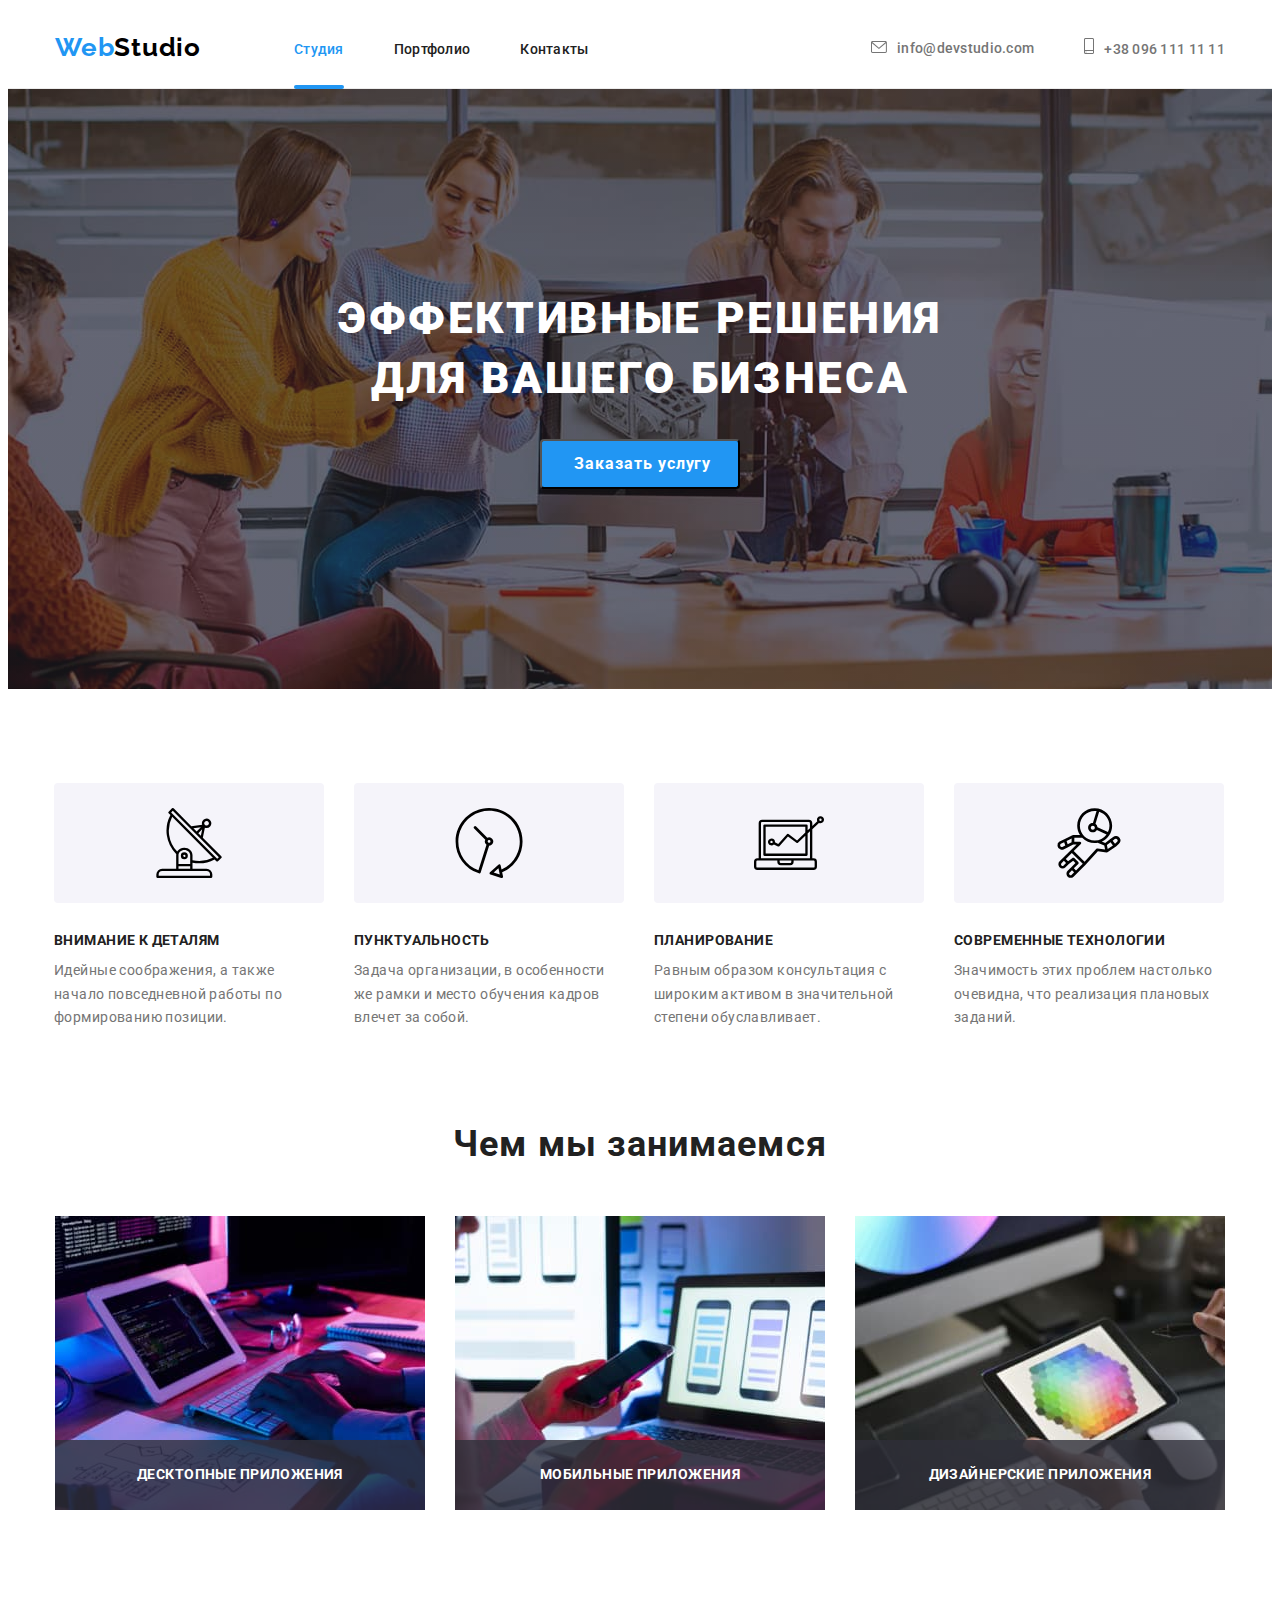
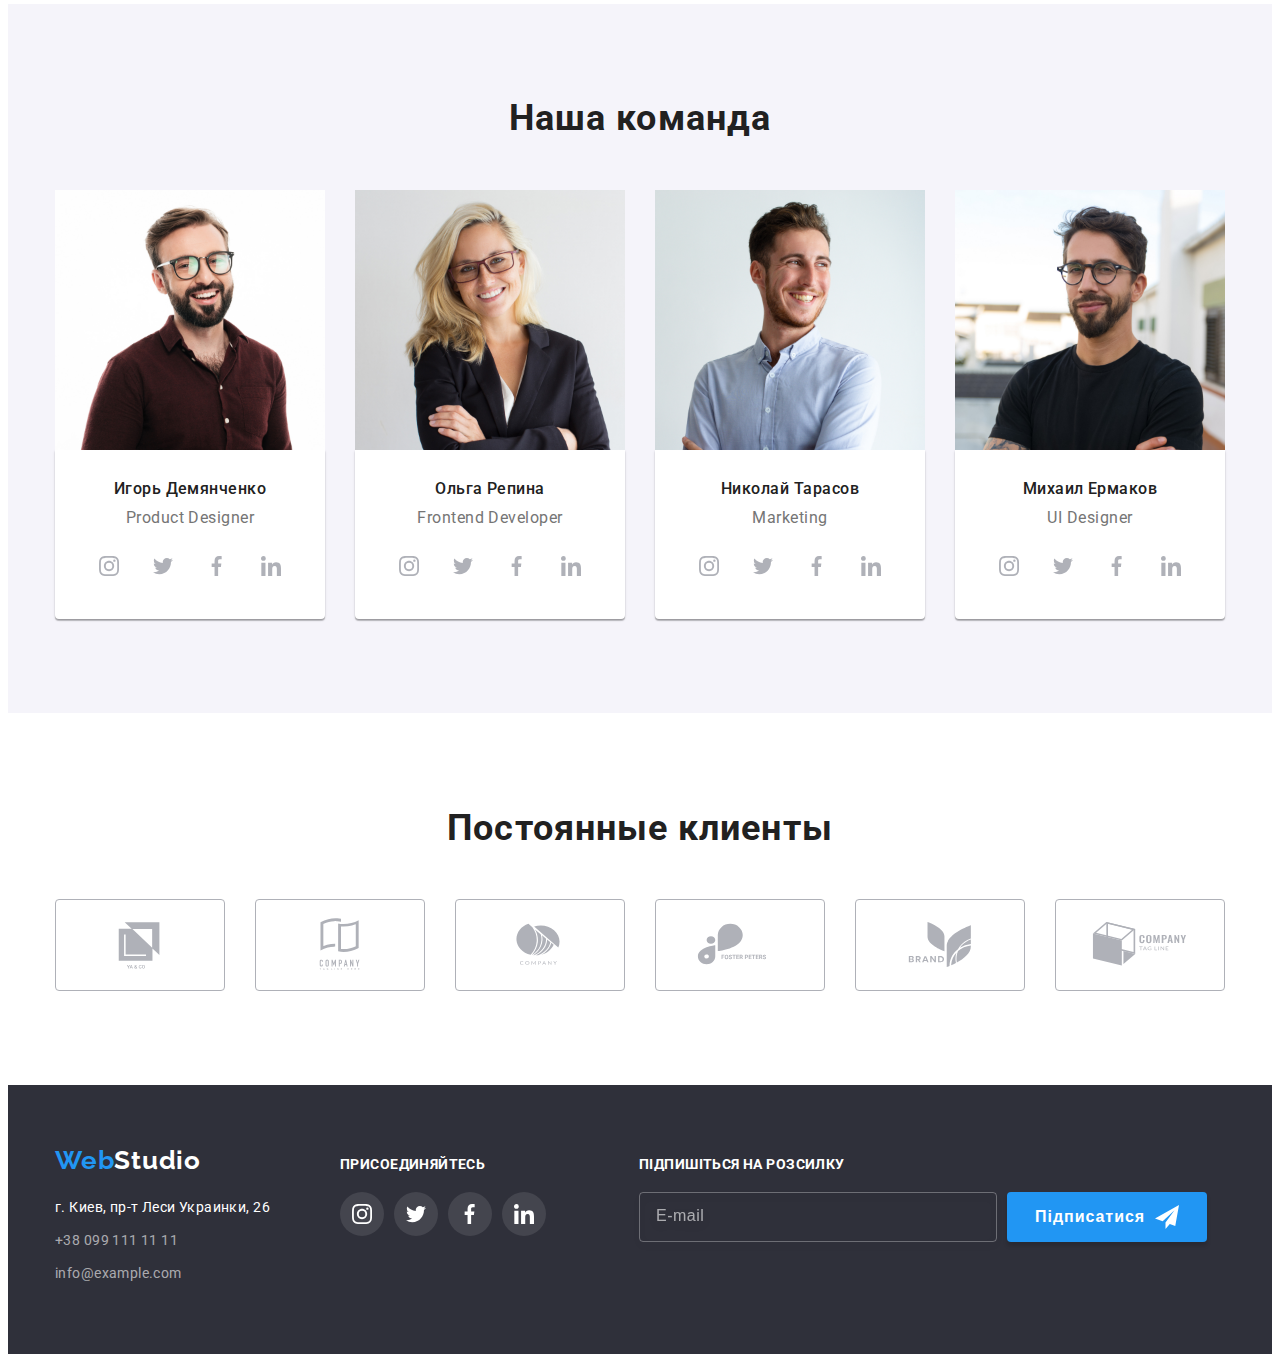
<file: index.html>
<!DOCTYPE html>
<html lang="ru">
    <head>
        <meta charset="UTF-8" />
        <meta http-equiv="X-UA-Compatible" content="IE=edge" />
        <meta name="viewport" content="width=device-width, initial-scale=1.0" />
        <title>Студия</title>
        <link
            rel="stylesheet"
            href="https://cdnjs.cloudflare.com/ajax/libs/modern-normalize/1.1.0/modern-normalize.min.css"
            integrity="sha512-wpPYUAdjBVSE4KJnH1VR1HeZfpl1ub8YT/NKx4PuQ5NmX2tKuGu6U/JRp5y+Y8XG2tV+wKQpNHVUX03MfMFn9Q=="
            crossorigin="anonymous"
            referrerpolicy="no-referrer"
        />
        <link rel="stylesheet" href="./css/styles.css" />
        <link rel="preconnect" href="https://fonts.googleapis.com" />
        <link rel="preconnect" href="https://fonts.gstatic.com" crossorigin />
        <link
            href="https://fonts.googleapis.com/css2?family=Raleway:wght@700&family=Roboto:wght@400;500;700;900&display=swap"
            rel="stylesheet"
        />
    </head>

    <body>
        <header class="header">
            <div class="container">
                <nav class="header-nav">
                    <a href="./index.html" class="logo"
                        >Web<span class="logo-span">Studio</span></a
                    >
                    <ul class="header-list">
                        <li class="header-item">
                            <a href="./index.html" class="header-link">
                                <span class="accent underline">Студия</span></a
                            >
                        </li>
                        <li class="header-item">
                            <a href="./portfolio.html" class="header-link"
                                >Портфолио</a
                            >
                        </li>
                        <li class="header-item">
                            <a href="" class="header-link">Контакты</a>
                        </li>
                    </ul>
                </nav>
                <div class="header-contact">
                    <ul class="header-contacts-list">
                        <li class="header-contacts-item">
                            <a
                                class="header-mail"
                                href="mailto:info@devstudio.com"
                            >
                                <svg
                                    class="header-contacts-icon"
                                    width="16"
                                    height="12"
                                >
                                    <use
                                        href="./images/icon.svg#icon-mail"
                                    ></use></svg
                                >info@devstudio.com</a
                            >
                        </li>
                        <li class="header-contacts-item">
                            <a class="header-tel" href="tel:+380961111111">
                                <svg
                                    class="header-contacts-icon"
                                    width="10"
                                    height="16"
                                >
                                    <use
                                        href="./images/icon.svg#icon-tel"
                                    ></use></svg
                                >+38 096 111 11 11</a
                            >
                        </li>
                    </ul>
                </div>
            </div>
        </header>
        <main>
            <section class="main section">
                <div class="container">
                    <h1 class="main-title">
                        Эффективные решения для вашего бизнеса
                    </h1>
                    <button type="button" class="main-btn" data-modal-open>
                        Заказать услугу
                    </button>
                </div>
            </section>

            <section class="hero section">
                <div class="container">
                    <h2 class="hero-article">Особености</h2>
                    <ul class="hero-list">
                        <li class="hero-item">
                            <div class="hero-icons">
                                <svg class="hero-ico" width="70" height="70">
                                    <use
                                        href="./images/icon.svg#icon-antenna"
                                    ></use>
                                </svg>
                            </div>
                            <h3 class="hero-title">Внимание к деталям</h3>
                            <p class="hero-after-title">
                                Идейные соображения, а также начало повседневной
                                работы по формированию позиции.
                            </p>
                        </li>

                        <li class="hero-item">
                            <div class="hero-icons">
                                <svg class="hero-ico" width="70" height="70">
                                    <use
                                        href="./images/icon.svg#icon-clock"
                                    ></use>
                                </svg>
                            </div>
                            <h3 class="hero-title">Пунктуальность</h3>
                            <p class="hero-after-title">
                                Задача организации, в особенности же рамки и
                                место обучения кадров влечет за собой.
                            </p>
                        </li>

                        <li class="hero-item">
                            <div class="hero-icons">
                                <svg class="hero-ico" width="70" height="70">
                                    <use href="./images/icon.svg#icon-pc"></use>
                                </svg>
                            </div>
                            <h3 class="hero-title">Планирование</h3>
                            <p class="hero-after-title">
                                Равным образом консультация с широким активом в
                                значительной степени обуславливает.
                            </p>
                        </li>

                        <li class="hero-item">
                            <div class="hero-icons">
                                <svg class="hero-ico" width="70" height="70">
                                    <use
                                        href="./images/icon.svg#icon-man"
                                    ></use>
                                </svg>
                            </div>
                            <h3 class="hero-title">Современные технологии</h3>
                            <p class="hero-after-title">
                                Значимость этих проблем настолько очевидна, что
                                реализация плановых заданий.
                            </p>
                        </li>
                    </ul>
                </div>
            </section>

            <section class="about section">
                <div class="container">
                    <h3 class="about-title">Чем мы занимаемся</h3>
                    <ul class="about-list">
                        <li class="about-item">
                            <div class="about-overlay">
                                <img
                                    src="./images/img1.jpg"
                                    alt="Компьютер"
                                    width="370"
                                    height="294"
                                />
                                <p class="about-text">Десктопные приложения</p>
                            </div>
                        </li>

                        <li class="about-item">
                            <div class="about-overlay">
                                <img
                                    src="./images/img2.jpg"
                                    alt="Человек с телефоном"
                                    width="370"
                                    height="294"
                                />
                                <p class="about-text">Мобильные приложения</p>
                            </div>
                        </li>

                        <li class="about-item">
                            <div class="about-overlay">
                                <img
                                    src="./images/img3.jpg"
                                    alt="Человек с планшетом"
                                    width="370"
                                    height="294"
                                />
                                <p class="about-text">
                                    Дизайнерские приложения
                                </p>
                            </div>
                        </li>
                    </ul>
                </div>
            </section>

            <section class="team section">
                <div class="container">
                    <h2 class="team-pre-title">Наша команда</h2>
                    <ul class="team-list">
                        <li class="team-item">
                            <img
                                src="./images/11.jpg"
                                alt="Мужчина в очках"
                                width="270"
                                height="260"
                                class="team-image"
                            />
                            <div class="borders">
                                <h3 class="team-title">Игорь Демянченко</h3>
                                <p class="team-after-title">Product Designer</p>
                                <ul class="team-soc list">
                                    <li class="team-soc-item">
                                        <a href="" class="team-soc-link link">
                                            <svg
                                                class="team-soc-icons"
                                                width="20"
                                                height="20"
                                            >
                                                <use
                                                    href="./images/icon.svg#icon-instagram"
                                                ></use>
                                            </svg>
                                        </a>
                                    </li>
                                    <li class="team-soc-item">
                                        <a href="" class="team-soc-link link">
                                            <svg
                                                class="team-soc-icons"
                                                width="20"
                                                height="20"
                                            >
                                                <use
                                                    href="./images/icon.svg#icon-twitter"
                                                ></use>
                                            </svg>
                                        </a>
                                    </li>
                                    <li class="team-soc-item">
                                        <a href="" class="team-soc-link link">
                                            <svg
                                                class="team-soc-icons"
                                                width="20"
                                                height="20"
                                            >
                                                <use
                                                    href="./images/icon.svg#icon-facebook"
                                                ></use>
                                            </svg>
                                        </a>
                                    </li>
                                    <li class="team-soc-item">
                                        <a href="" class="team-soc-link link">
                                            <svg
                                                class="team-soc-icons"
                                                width="20"
                                                height="20"
                                            >
                                                <use
                                                    href="./images/icon.svg#icon-linkedin"
                                                ></use>
                                            </svg>
                                        </a>
                                    </li>
                                </ul>
                            </div>
                        </li>

                        <li class="team-item">
                            <img
                                src="./images/22.jpg"
                                alt="Женщина в очках"
                                width="270"
                                height="260"
                                class="team-image"
                            />
                            <div class="borders">
                                <h3 class="team-title">Ольга Репина</h3>
                                <p class="team-after-title">
                                    Frontend Developer
                                </p>
                                <ul class="team-soc list">
                                    <li class="team-soc-item">
                                        <a href="" class="team-soc-link link">
                                            <svg
                                                class="team-soc-icons"
                                                width="20"
                                                height="20"
                                            >
                                                <use
                                                    href="./images/icon.svg#icon-instagram"
                                                ></use>
                                            </svg>
                                        </a>
                                    </li>
                                    <li class="team-soc-item">
                                        <a href="" class="team-soc-link link">
                                            <svg
                                                class="team-soc-icons"
                                                width="20"
                                                height="20"
                                            >
                                                <use
                                                    href="./images/icon.svg#icon-twitter"
                                                ></use>
                                            </svg>
                                        </a>
                                    </li>
                                    <li class="team-soc-item">
                                        <a href="" class="team-soc-link link">
                                            <svg
                                                class="team-soc-icons"
                                                width="20"
                                                height="20"
                                            >
                                                <use
                                                    href="./images/icon.svg#icon-facebook"
                                                ></use>
                                            </svg>
                                        </a>
                                    </li>
                                    <li class="team-soc-item">
                                        <a href="" class="team-soc-link link">
                                            <svg
                                                class="team-soc-icons"
                                                width="20"
                                                height="20"
                                            >
                                                <use
                                                    href="./images/icon.svg#icon-linkedin"
                                                ></use>
                                            </svg>
                                        </a>
                                    </li>
                                </ul>
                            </div>
                        </li>

                        <li class="team-item">
                            <img
                                src="./images/33.jpg"
                                alt="Мужчина"
                                width="270"
                                height="260"
                                class="team-image"
                            />
                            <div class="borders">
                                <h3 class="team-title">Николай Тарасов</h3>
                                <p class="team-after-title">Marketing</p>
                                <ul class="team-soc list">
                                    <li class="team-soc-item">
                                        <a href="" class="team-soc-link link">
                                            <svg
                                                class="team-soc-icons"
                                                width="20"
                                                height="20"
                                            >
                                                <use
                                                    href="./images/icon.svg#icon-instagram"
                                                ></use>
                                            </svg>
                                        </a>
                                    </li>
                                    <li class="team-soc-item">
                                        <a href="" class="team-soc-link link">
                                            <svg
                                                class="team-soc-icons"
                                                width="20"
                                                height="20"
                                            >
                                                <use
                                                    href="./images/icon.svg#icon-twitter"
                                                ></use>
                                            </svg>
                                        </a>
                                    </li>
                                    <li class="team-soc-item">
                                        <a href="" class="team-soc-link link">
                                            <svg
                                                class="team-soc-icons"
                                                width="20"
                                                height="20"
                                            >
                                                <use
                                                    href="./images/icon.svg#icon-facebook"
                                                ></use>
                                            </svg>
                                        </a>
                                    </li>
                                    <li class="team-soc-item">
                                        <a href="" class="team-soc-link link">
                                            <svg
                                                class="team-soc-icons"
                                                width="20"
                                                height="20"
                                            >
                                                <use
                                                    href="./images/icon.svg#icon-linkedin"
                                                ></use>
                                            </svg>
                                        </a>
                                    </li>
                                </ul>
                            </div>
                        </li>

                        <li class="team-item">
                            <img
                                src="./images/44.jpg"
                                alt="Мужчина в очках"
                                width="270"
                                height="260"
                                class="team-image"
                            />
                            <div class="borders">
                                <h3 class="team-title">Михаил Ермаков</h3>
                                <p class="team-after-title">UI Designer</p>
                                <ul class="team-soc list">
                                    <li class="team-soc-item">
                                        <a href="" class="team-soc-link link">
                                            <svg
                                                class="team-soc-icons"
                                                width="20"
                                                height="20"
                                            >
                                                <use
                                                    href="./images/icon.svg#icon-instagram"
                                                ></use>
                                            </svg>
                                        </a>
                                    </li>
                                    <li class="team-soc-item">
                                        <a href="" class="team-soc-link link">
                                            <svg
                                                class="team-soc-icons"
                                                width="20"
                                                height="20"
                                            >
                                                <use
                                                    href="./images/icon.svg#icon-twitter"
                                                ></use>
                                            </svg>
                                        </a>
                                    </li>
                                    <li class="team-soc-item">
                                        <a href="" class="team-soc-link link">
                                            <svg
                                                class="team-soc-icons"
                                                width="20"
                                                height="20"
                                            >
                                                <use
                                                    href="./images/icon.svg#icon-facebook"
                                                ></use>
                                            </svg>
                                        </a>
                                    </li>
                                    <li class="team-soc-item">
                                        <a href="" class="team-soc-link link">
                                            <svg
                                                class="team-soc-icons"
                                                width="20"
                                                height="20"
                                            >
                                                <use
                                                    href="./images/icon.svg#icon-linkedin"
                                                ></use>
                                            </svg>
                                        </a>
                                    </li>
                                </ul>
                            </div>
                        </li>
                    </ul>
                </div>
            </section>

            <section class="clients">
                <div class="container">
                    <h2 class="clients-title">Постоянные клиенты</h2>
                    <ul class="clients-list">
                        <li class="clients-item">
                            <a href="" class="clients-link">
                                <svg
                                    class="clients-icon"
                                    width="106"
                                    height="60"
                                >
                                    <use
                                        href="./images/icon.svg#icon-yaco"
                                    ></use>
                                </svg>
                            </a>
                        </li>
                        <li class="clients-item">
                            <a href="" class="clients-link">
                                <svg
                                    class="clients-icon"
                                    width="106"
                                    height="60"
                                >
                                    <use
                                        href="./images/icon.svg#icon-com1"
                                    ></use>
                                </svg>
                            </a>
                        </li>
                        <li class="clients-item">
                            <a href="" class="clients-link">
                                <svg
                                    class="clients-icon"
                                    width="106"
                                    height="60"
                                >
                                    <use
                                        href="./images/icon.svg#icon-com2"
                                    ></use>
                                </svg>
                            </a>
                        </li>
                        <li class="clients-item">
                            <a href="" class="clients-link">
                                <svg
                                    class="clients-icon"
                                    width="106"
                                    height="60"
                                >
                                    <use
                                        href="./images/icon.svg#icon-foster"
                                    ></use>
                                </svg>
                            </a>
                        </li>
                        <li class="clients-item">
                            <a href="" class="clients-link">
                                <svg
                                    class="clients-icon"
                                    width="106"
                                    height="60"
                                >
                                    <use
                                        href="./images/icon.svg#icon-brand"
                                    ></use>
                                </svg>
                            </a>
                        </li>
                        <li class="clients-item">
                            <a href="" class="clients-link">
                                <svg
                                    class="clients-icon"
                                    width="106"
                                    height="60"
                                >
                                    <use
                                        href="./images/icon.svg#icon-tegline"
                                    ></use>
                                </svg>
                            </a>
                        </li>
                    </ul>
                </div>
            </section>
        </main>
        <footer class="footer">
            <div class="container footer-ico">
                <div class="footer-adress-logo">
                    <a href="./index.html" class="footer-logo"
                        >Web<span class="logo-footer-span">Studio</span></a
                    >
                    <address class="footer-adress">
                        <p class="footer-adress-text">
                            г. Киев, пр-т Леси Украинки, 26
                        </p>
                        <ul class="footer-list">
                            <li class="footer-item">
                                <a href="tel:+380991111111" class="footer-tel"
                                    >+38 099 111 11 11</a
                                >
                            </li>
                            <li class="footer-item">
                                <a
                                    href="mailto:info@example.com"
                                    class="footer-mail"
                                    >info@example.com</a
                                >
                            </li>
                        </ul>
                    </address>
                </div>

                <div class="footer-contacts">
                    <h2 class="footer-title">Присоединяйтесь</h2>
                    <ul class="footer-soc list">
                        <li class="footer-soc-item">
                            <a href="" class="footer-soc-link link">
                                <svg
                                    class="footer-soc-icons"
                                    width="20"
                                    height="20"
                                >
                                    <use
                                        href="./images/icon.svg#icon-instagram"
                                    ></use>
                                </svg>
                            </a>
                        </li>
                        <li class="footer-soc-item">
                            <a href="" class="footer-soc-link link">
                                <svg
                                    class="footer-soc-icons"
                                    width="20"
                                    height="20"
                                >
                                    <use
                                        href="./images/icon.svg#icon-twitter"
                                    ></use>
                                </svg>
                            </a>
                        </li>
                        <li class="footer-soc-item">
                            <a href="" class="footer-soc-link link">
                                <svg
                                    class="footer-soc-icons"
                                    width="20"
                                    height="20"
                                >
                                    <use
                                        href="./images/icon.svg#icon-facebook"
                                    ></use>
                                </svg>
                            </a>
                        </li>
                        <li class="footer-soc-item">
                            <a href="" class="footer-soc-link link">
                                <svg
                                    class="footer-soc-icons"
                                    width="20"
                                    height="20"
                                >
                                    <use
                                        href="./images/icon.svg#icon-linkedin"
                                    ></use>
                                </svg>
                            </a>
                        </li>
                    </ul>
                </div>
                <div class="footer-form-wrap">
                    <form class="footer-sub">
                        <h2 class="footer-title title">Підпишіться на розсилку</h2>
                        <div class="footer-sub-wrap">
                            <input type="text" class="footer-input" name="footer-sub" placeholder="E-mail" />
                            <button type="submit" class="btn-sub">
                                Підписатися
                                <svg class="footer-sub-icon" width="24" height="24">
                                    <use href="./images/icon.svg#icon-telegram"></use>
                                </svg>
                            </button>
                        </div>
                    </form>
                </div>
            </div>
        </footer>
        <div class="backdrop is-hidden" data-modal>
            <div class="modal">
                <button type="button" class="modal-close" data-modal-close>
                    <svg class="close-icon" width="18" height="18">
                        <use href="./images/icon.svg#icon-close"></use>
                    </svg>
                </button>
                <p class="modal-title">
                    Оставьте свои данные, мы вам перезвоним
                </p>
                <form class="modal-form">
                    <div class="input-field">
                        <label for="user" class="modal-label">Ім'я</label>
                        <div class="input-wrap">
                            <input type="text" class="form-input" name="user-name" id="user" />
                            <svg class="input-icon" width="18" height="18">
                                <use href="./images/icon.svg#icon-man-modal"></use>
                            </svg>
                        </div>

                        <label for="user-tel" class="modal-label"
                            >Телефон</label
                        >
                        <div class="input-wrap">
                            <input type="tel" class="form-input" name="user-tel" id="user-tel" />
                            <svg class="input-icon" width="18" height="18">
                                <use href="./images/icon.svg#icon-tel-modal"></use>
                            </svg>
                        </div>

                        <label for="user-email" class="modal-label"
                            >Почта</label
                        >
                        <div class="input-wrap">
                            <input type="email" class="form-input" name="user-email" id="user-email" />
                            <svg class="input-icon" width="18" height="18">
                                <use href="./images/icon.svg#icon-mail-modal"></use>
                            </svg>
                        </div>
                    </div>

                    <label for="user-comment" class="modal-label"
                        >Коментарий</label
                    >
                    <textarea
                        name="user-comment"
                        id="user-comment"
                        cols="30"
                        rows="10"
                        class="modal-comment"
                        placeholder="Введите текст"
                    ></textarea>

                    <input type="checkbox" name="policy" id="policy" class="user-policy visually-hidden" />
                    <label for="policy" class="policy-text"
                        >
                        <span>
                            <svg class="check-icon" width="11" height="8">
                                <use href="./images/icon.svg#icon-accept"></use>
                            </svg>
                        </span>
                        Соглашаюсь с рассылкой и принимаю
                        <a href="" class="policy-link">
                        <div class="policy-underline">Условия договора</div></a>
                    </label>

                    <button type="submit" class="modal-btn modal-btn-design">
                        Отправить
                    </button>
                </form>
            </div>
        </div>
        <script>
            ;(() => {
                document
                    .querySelector('.js-speaker-form')
                    .addEventListener('submit', (e) => {
                        e.preventDefault()

                        new FormData(e.currentTarget).forEach((value, name) =>
                            console.log(`${name}: ${value}`)
                        )

                        e.currentTarget.reset()
                    })
            })()
        </script>
        <script src="./js/modal.js"></script>
    </body>
</html>
</file>
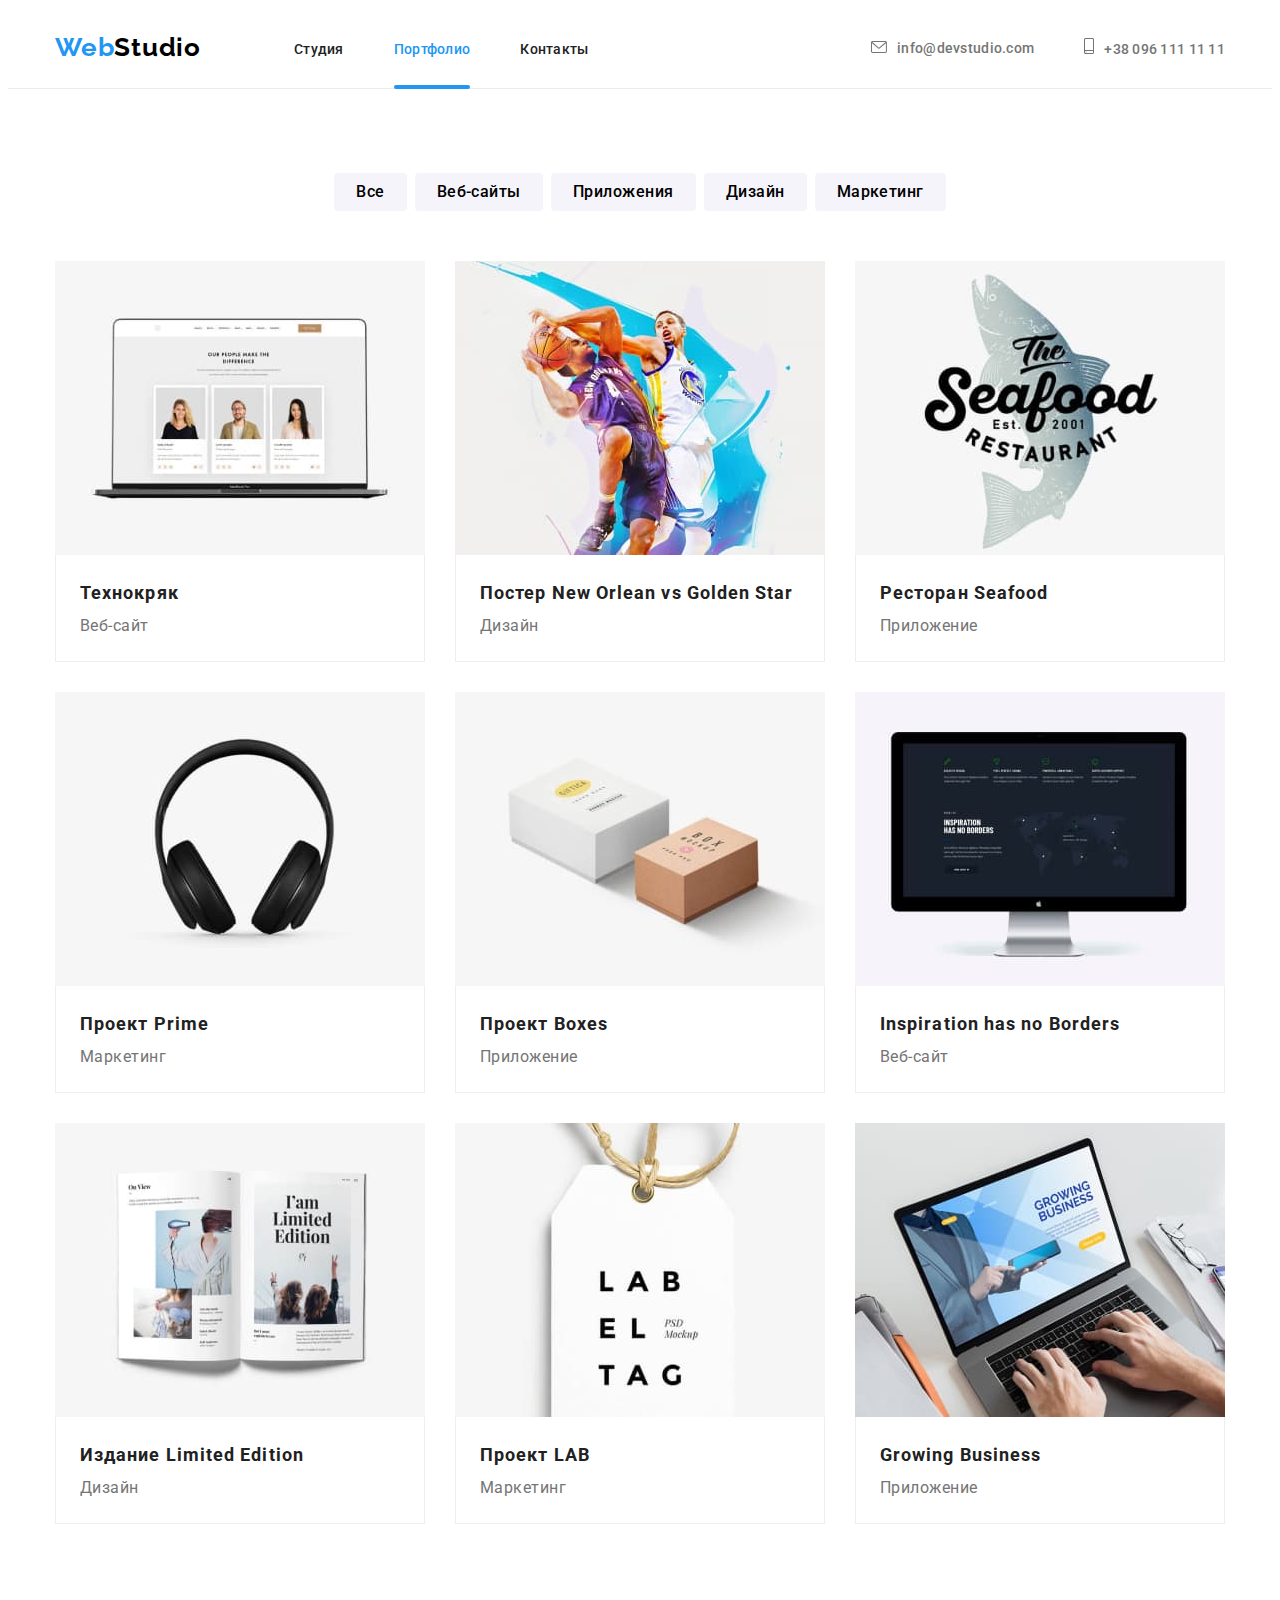
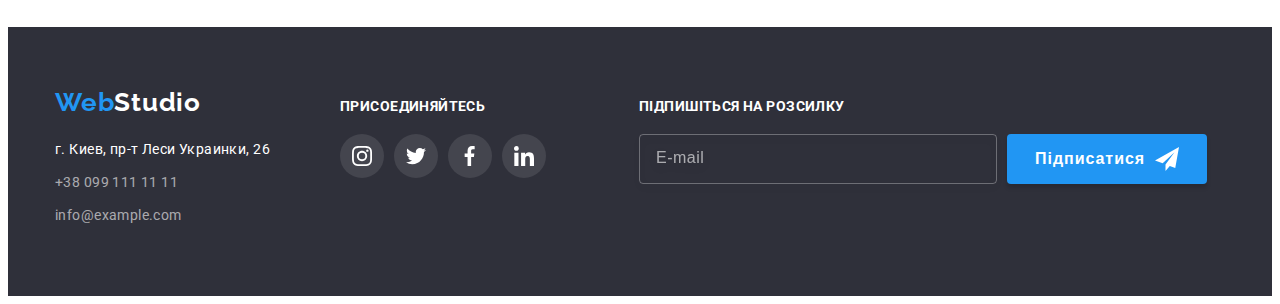
<file: portfolio.html>
<!DOCTYPE html>
<html lang="ru">
    <head>
        <meta charset="UTF-8" />
        <meta http-equiv="X-UA-Compatible" content="IE=edge" />
        <meta name="viewport" content="width=device-width, initial-scale=1.0" />
        <title>Студия</title>
        <link rel="stylesheet" href="https://cdnjs.cloudflare.com/ajax/libs/modern-normalize/1.1.0/modern-normalize.min.css"
            integrity="sha512-wpPYUAdjBVSE4KJnH1VR1HeZfpl1ub8YT/NKx4PuQ5NmX2tKuGu6U/JRp5y+Y8XG2tV+wKQpNHVUX03MfMFn9Q=="
            crossorigin="anonymous" referrerpolicy="no-referrer" />
        <link rel="stylesheet" href="./css/styles.css" />
        <link rel="preconnect" href="https://fonts.googleapis.com" />
        <link rel="preconnect" href="https://fonts.gstatic.com" crossorigin />
        <link
            href="https://fonts.googleapis.com/css2?family=Raleway:wght@700&family=Roboto:wght@400;500;700;900&display=swap"
            rel="stylesheet"
        />
    </head>

    <body>
        <header class="header">
            <div class="container">
                <nav class="header-nav">
                    <a href="./index.html" class="logo">Web<span class="logo-span">Studio</span></a>
                    <ul class="header-list">
                        <li class="header-item">
                            <a href="./index.html" class="header-link">Студия</a>
                        </li>
                        <li class="header-item">
                            <a href="./portfolio.html" class="header-link">
                                <span class="accent underline">Портфолио</span></a>
                        </li>
                        <li class="header-item">
                            <a href="" class="header-link">Контакты</a>
                        </li>
                    </ul>
                </nav>
                <div class="header-contact">
                    <ul class="header-contacts-list">
                        <li class="header-contacts-item">
                            <a class="header-mail" href="mailto:info@devstudio.com">
                                <svg class="header-contacts-icon" width="16" height="12">
                                    <use href="./images/icon.svg#icon-mail"></use>
                                </svg>info@devstudio.com</a>
                        </li>
                        <li class="header-contacts-item">
                            <a class="header-tel" href="tel:+380961111111">
                                <svg class="header-contacts-icon" width="10" height="16">
                                    <use href="./images/icon.svg#icon-tel"></use>
                                </svg>+38 096 111 11 11</a>
                        </li>
                    </ul>
                </div>
            </div>
        </header>
        <main>
            <section class="portfolio">
                <div class="container">
                    <h1 class="portfolio-title">Портфолио</h1>
                    <ul class="portfolio-list">
                        <li class="portfolio-item">
                            <button type="button" class="portfolio-btn">Все</button>
                        </li>
                        <li class="portfolio-item">
                            <button type="button" class="portfolio-btn">
                                Веб-сайты
                            </button>
                        </li>
                        <li class="portfolio-item">
                            <button type="button" class="portfolio-btn">
                                Приложения
                            </button>
                        </li>
                        <li class="portfolio-item">
                            <button type="button" class="portfolio-btn">
                                Дизайн
                            </button>
                        </li>
                        <li class="portfolio-item">
                            <button type="button" class="portfolio-btn">
                                Маркетинг
                            </button>
                        </li>
                    </ul>
                    
                    <ul class="works-list">
                        <li class="works-item">
                            <a class="portfolio-shadow" href="">
                                <div class="works-up-wrap">
                                    <img src="./images/2-1.jpg" alt="Ноутбук с браузером" width="370" height="294" class="works-img" />
                                    <p class="works-up-text">Ресурс предлагает комплексные предложения с разным уровнем функционала и сервисов. Все это позволит посетителю получить
                                    исчерпывающие сведения о компании или частном лице.</p>
                                </div>
                                <div class="works-border">
                                    <h2 class="works-title">Технокряк</h2>
                                    <p class="works-after-title">Веб-сайт</p>
                                </div>
                            </a>
                        </li>
                    
                        <li class="works-item">
                            <a class="portfolio-shadow" href="">
                                <div class="works-up-wrap">
                                    <img src="./images/2-2.jpg" alt="Два баскедболиста" width="370" class="works-img" />
                                    <p class="works-up-text">Ресурс предлагает комплексные предложения с разным уровнем функционала и сервисов. Все это
                                        позволит посетителю получить
                                        исчерпывающие сведения о компании или частном лице.</p>
                                </div>
                                <div class="works-border">
                                    <h2 class="works-title">
                                        Постер New Orlean vs Golden Star
                                    </h2>
                                    <p class="works-after-title">Дизайн</p>
                                </div>
                            </a>
                        </li>
                    
                        <li class="works-item">
                            <a href="" class="portfolio-shadow">
                                <div class="works-up-wrap">
                                    <img src="./images/2-3.jpg" alt="Логотип ресторана" width="370" class="works-img" />
                                    <p class="works-up-text">Ресурс предлагает комплексные предложения с разным уровнем функционала и сервисов. Все это
                                        позволит посетителю получить
                                        исчерпывающие сведения о компании или частном лице.</p>
                                </div>
                                <div class="works-border">
                                    <h2 class="works-title">Ресторан Seafood</h2>
                                    <p class="works-after-title">Приложение</p>
                                </div>
                            </a>
                        </li>
                    
                        <li class="works-item">
                            <a href="" class="portfolio-shadow">
                                <div class="works-up-wrap">
                                    <img src="./images/2-4.jpg" alt="Накладные наушники" width="370" class="works-img" />
                                    <p class="works-up-text">Ресурс предлагает комплексные предложения с разным уровнем функционала и сервисов. Все это
                                        позволит посетителю получить
                                        исчерпывающие сведения о компании или частном лице.</p>
                                </div>
                                <div class="works-border">
                                    <h2 class="works-title">Проект Prime</h2>
                                    <p class="works-after-title">Маркетинг</p>
                                </div>
                            </a>
                        </li>
                    
                        <li class="works-item">
                            <a href="" class="portfolio-shadow">
                                <div class="works-up-wrap">
                                    <img src="./images/2-5.jpg" alt="Две коробки" width="370" class="works-img" />
                                    <p class="works-up-text">Ресурс предлагает комплексные предложения с разным уровнем функционала и сервисов. Все это
                                        позволит посетителю получить
                                        исчерпывающие сведения о компании или частном лице.</p>
                                </div>
                                <div class="works-border">
                                    <h2 class="works-title">Проект Boxes</h2>
                                    <p class="works-after-title">Приложение</p>
                                </div>
                            </a>
                        </li>
                    
                        <li class="works-item">
                            <a href="" class="portfolio-shadow">
                                <div class="works-up-wrap">
                                    <img src="./images/2-6.jpg" alt="Монитор с открытым сайтом" width="370" class="works-img" />
                                    <p class="works-up-text">Ресурс предлагает комплексные предложения с разным уровнем функционала и сервисов. Все это
                                        позволит посетителю получить
                                        исчерпывающие сведения о компании или частном лице.</p>
                                </div>
                                <div class="works-border">
                                    <h2 class="works-title">Inspiration has no Borders</h2>
                                    <p class="works-after-title">Веб-сайт</p>
                                </div>
                            </a>
                        </li>
                    
                        <li class="works-item">
                            <a href="" class="portfolio-shadow">
                                <div class="works-up-wrap">
                                    <img src="./images/2-7.jpg" alt="Журнал" width="370" class="works-img" />
                                    <p class="works-up-text">Ресурс предлагает комплексные предложения с разным уровнем функционала и сервисов. Все это
                                        позволит посетителю получить
                                        исчерпывающие сведения о компании или частном лице.</p>
                                </div>
                                <div class="works-border">
                                    <h2 class="works-title">Издание Limited Edition</h2>
                                    <p class="works-after-title">Дизайн</p>
                                </div>
                            </a>
                        </li>
                    
                        <li class="works-item">
                            <a href="" class="portfolio-shadow">
                                <div class="works-up-wrap">
                                    <img src="./images/2-8.jpg" alt="Бирка" width="370" class="works-img" />
                                    <p class="works-up-text">Ресурс предлагает комплексные предложения с разным уровнем функционала и сервисов. Все это
                                        позволит посетителю получить
                                        исчерпывающие сведения о компании или частном лице.</p>
                                </div>
                                <div class="works-border">
                                    <h2 class="works-title">Проект LAB</h2>
                                    <p class="works-after-title">Маркетинг</p>
                                </div>
                            </a>
                        </li>
                    
                        <li class="works-item">
                            <a href="" class="portfolio-shadow">
                                <div class="works-up-wrap">
                                    <img src="./images/2-9.jpg" alt="Ноуткбук" width="370" class="works-img" />
                                    <p class="works-up-text">Ресурс предлагает комплексные предложения с разным уровнем функционала и сервисов. Все это
                                        позволит посетителю получить
                                        исчерпывающие сведения о компании или частном лице.</p>
                                </div>
                                <div class="works-border">
                                    <h2 class="works-title">Growing Business</h2>
                                    <p class="works-after-title">Приложение</p>
                                </div>
                            </a>
                        </li>
                    </ul>
                </div>
            </section>
        </main>
        <footer class="footer">
            <div class="container footer-ico">
                <div class="footer-adress-logo">
                    <a href="./index.html" class="footer-logo">Web<span class="logo-footer-span">Studio</span></a>
                    <address class="footer-adress">
                        <p class="footer-adress-text">
                            г. Киев, пр-т Леси Украинки, 26
                        </p>
                        <ul class="footer-list">
                            <li class="footer-item">
                                <a href="tel:+380991111111" class="footer-tel">+38 099 111 11 11</a>
                            </li>
                            <li class="footer-item">
                                <a href="mailto:info@example.com" class="footer-mail">info@example.com</a>
                            </li>
                        </ul>
                    </address>
                </div>
        
                <div class="footer-contacts">
                    <h2 class="footer-title">Присоединяйтесь</h2>
                    <ul class="footer-soc list">
                        <li class="footer-soc-item">
                            <a href="" class="footer-soc-link link">
                                <svg class="footer-soc-icons" width="20" height="20">
                                    <use href="./images/icon.svg#icon-instagram"></use>
                                </svg>
                            </a>
                        </li>
                        <li class="footer-soc-item">
                            <a href="" class="footer-soc-link link">
                                <svg class="footer-soc-icons" width="20" height="20">
                                    <use href="./images/icon.svg#icon-twitter"></use>
                                </svg>
                            </a>
                        </li>
                        <li class="footer-soc-item">
                            <a href="" class="footer-soc-link link">
                                <svg class="footer-soc-icons" width="20" height="20">
                                    <use href="./images/icon.svg#icon-facebook"></use>
                                </svg>
                            </a>
                        </li>
                        <li class="footer-soc-item">
                            <a href="" class="footer-soc-link link">
                                <svg class="footer-soc-icons" width="20" height="20">
                                    <use href="./images/icon.svg#icon-linkedin"></use>
                                </svg>
                            </a>
                        </li>
                    </ul>
                </div>
                <div class="footer-form-wrap">
                    <form class="footer-sub">
                        <h2 class="footer-title title">Підпишіться на розсилку</h2>
                        <div class="footer-sub-wrap">
                            <input type="text" class="footer-input" name="footer-sub" placeholder="E-mail" />
                            <button type="submit" class="btn-sub">
                                Підписатися
                                <svg class="footer-sub-icon" width="24" height="24">
                                    <use href="./images/icon.svg#icon-telegram"></use>
                                </svg>
                            </button>
                        </div>
                    </form>
                </div>
            </div>
        </footer>
        <script>
            (() => {
                document.querySelector('.js-speaker-form').addEventListener('submit', e => {
                    e.preventDefault();

                    new FormData(e.currentTarget).forEach((value, name) =>
                        console.log(`${name}: ${value}`),
                    );

                    e.currentTarget.reset();
                });
            })();
        </script>
    </body>
</html>
</file>
<file: css/styles.css>
/*---------------META------------------*/
:root {
    --main-title-color: #212121;
    --main-text-color: #757575;
    --page-background-color: #FFFFFF;
    --main-page-highlight: #2196F3;
    --timing-function: cubic-bezier(0.4, 0, 0.2, 1);
}

html {
    box-sizing: border-box;
}

*,
*::before,
*::after {
    box-sizing: inherit;
}

body {
    font-family: 'Roboto', sans-serif;

}

p,
h1,
h2,
h3,
h4,
h5,
h6 {
    margin: 0;
}

ul {
    margin: 0;
}

img {
    display: block;
    max-width: 100%;
    height: auto;
}

.list {
    list-style: none;
}

.container {
    padding-right: 15px;
    padding-left: 15px;
    margin: 0 auto;
    width: 1200px;
}

.header {
    background-color: #FFFFFF;
}

.visually-hidden { 
position: absolute;
white-space: nowrap;
width: 1px;
height: 1px;
overflow: hidden;
border: 0;
padding: 0;
clip: rect(0 0 0 0);
clip-path: inset(50%);
margin: -1px;
}

/*----------HEADER---------------------*/

.logo {
    text-decoration: none;
    font-family: 'Raleway';
        display: inline-block;
        font-style: normal;
        font-weight: 700;
        font-size: 26px;
        line-height: 31px;
        letter-spacing: 0.03em;
        margin-right: 93px;
        padding-top: 24px;
        padding-bottom: 25px;
    
        color: #2196F3;
}

.logo-span {
    text-decoration: none;
        font-family: 'Raleway';
        font-style: normal;
        font-weight: 700;
        font-size: 26px;
        line-height: 31px;
        letter-spacing: 0.03em;
    color: #000000;
}

.logo-footer-span {
    text-decoration: none;
        font-family: 'Raleway';
        font-style: normal;
        font-weight: 700;
        font-size: 26px;
        line-height: 31px;
        letter-spacing: 0.03em;
    color: #FFFFFF;
}

.header {
    border-bottom: 1px solid #ECECEC;
}

.header-nav {
    display: flex;
    align-items: center;
}

.header-contact {
    margin-left: auto;
    display: block;
}

.header-contacts-list {
    display: flex;
    list-style: none;
}

.header-contacts-icon {
    margin-right: 10px;
    fill: #757575;
}

.header .container {
    display: flex;
    align-items: center;
}

.header-list {
    list-style: none;
    display: flex;
    column-gap: 50px;
    padding-left: 0;
}

.header-link {
        font-weight: 500;
        font-size: 14px;
        line-height: 1.14;
        letter-spacing: 0.02em;
        color: var(--main-title-color);
        text-decoration: none;
        padding-bottom: 32px;

        position: relative;

            transition-property: color;
            transition-duration: 250ms;
            transition-timing-function: var(--timing-function);
}

.header-link:hover::after {
    background-color: var(--main-page-highlight);
    transform: scaleX(1);
    opacity: 1;
    transition: transform 250ms var(--timing-function), opacity 250ms var(--timing-function),
    background-color 250ms var(--timing-function);
}

.underline {
    display: inline-block;
}

.underline::after {
    position: absolute;
    content: "";
    width: 100%;
    height: 4px;
    left: 0;
    bottom: 0;
    border-radius: 2px;
    background-color: var(--main-page-highlight);
}

.accent {
    color: #2196F3;
}

.header-link:hover,
.header-link:focus {
    color: var(--main-page-highlight);
}

.header-mail {
    font-weight: 500;
        font-size: 14px;
        line-height: 1.14;
        letter-spacing: 0.02em;
        text-decoration: none;
        margin-right: 50px;
        color: #757575;
            transition-property: color;
            transition-duration: 250ms;
            transition-timing-function: var(--timing-function);
}

.header-tel {
    font-weight: 500;
        font-size: 14px;
        line-height: 1.14;
        letter-spacing: 0.02em;
        text-decoration: none;
        color: #757575;
        transition-property: color;
            transition-duration: 250ms;
            transition-timing-function: var(--timing-function);
}

.header-contacts-icon {
    transition-property: fill;
        transition-duration: 250ms;
        transition-timing-function: var(--timing-function);
}

.header-tel:hover,
.header-tel:focus {
    color: var(--main-page-highlight);
}

.header-mail:hover .header-contacts-icon,
.header-mail:focus .header-contacts-icon {
    fill: var(--main-page-highlight);
}

.header-tel:hover .header-contacts-icon,
.header-tel:focus .header-contacts-icon {
    fill: var(--main-page-highlight);
}

.header-mail:hover,
.header-mail:focus {
    color: var(--main-page-highlight);
}

/*----------MAIN---------------------*/

.section {
    padding-top: 94px;
    padding-bottom: 94px;
}

.main {
    background-image: linear-gradient(rgba(47, 48, 58, 0.4), rgba(47, 48, 58, 0.4)), url(../images/main.jpg);
    background-repeat: no-repeat;
    background-position: center;
    max-width: 1600px;
    margin: 0 auto;
    padding-bottom: 200px;
    padding-top: 200px;
}

/*.main-overlay {
    background-image: url(../images/main.jpg);
    height: 600px;
    max-width: 1600px;
    background-position: center;
}
*/

.main-title {
    font-weight: 900;
    font-size: 44px;
    line-height: 1.36;
    text-align: center;
    letter-spacing: 0.06em;
    text-transform: uppercase;
    margin-left: auto;
    margin-right: auto;
    margin-bottom: 30px;
    width: 696px;
    color: #FFFFFF;
}

.main-btn {
    font-weight: 700;
    font-family: inherit;
    cursor: pointer;
    font-size: 16px;
    line-height: 1.87;
    display: flex;
    align-items: center;
    text-align: center;
    letter-spacing: 0.06em;
    background-color: #2196F3;
    margin-left: auto;
    margin-right: auto;
    color: #FFFFFF;
}

.main-btn {
    width: 200px;
    height: 50px;
    left: 700px;
    top: 430px;
    padding-left: 32px;

    background: #2196F3;
    box-shadow: 0px 4px 4px rgba(0, 0, 0, 0.15);
    border-radius: 4px;
}

.main-btn:hover {
    transform: scale(1.02);
}

.hero {
    padding-bottom: 0;
}

.hero-article {

    white-space: nowrap;
    width: 1px;
    height: 1px;
    overflow: hidden;
    border: 0;
    padding: 0;
    clip: rect(0 0 0 0);
    clip-path: inset(50%);
    margin: -1px;
}

.hero-ico {}

.hero-icons {
    display: flex;
    align-items: center;
    justify-content: center;
    height: 120px;
    margin-bottom: 30px;
    border-radius: 4px;
    background-color: #F5F4FA;
}


.hero .container {
    display: flex;
    flex-direction: table-column
}

.hero-list {
    display: flex;
    gap: 30px;
    list-style: none;
    padding-left: 0;
}

.hero-title {
    font-weight: 700;
    font-size: 14px;
    line-height: 1.14;
    letter-spacing: 0.03em;
    text-transform: uppercase;
    margin-bottom: 10px;
    color: var(--main-title-color);
}

.hero-after-title {
    font-size: 14px;
    line-height: 1.71;
    letter-spacing: 0.03em;
    width: 270px;
    color: var(--main-text-color);
}

/*---------------ABOUT----------------*/

.about-title {
    font-weight: 700;
    font-size: 36px;
    line-height: 1.16;
    text-align: center;
    letter-spacing: 0.03em;
    margin-bottom: 50px;
    color: var(--main-title-color);
}

.about-list {
    display: flex;
    gap: 30px;
    list-style: none;
    padding-left: 0;
}

.about-overlay {
    position: relative;
}

.about-text {
    position: absolute;
    padding: 27px;
    font-weight: 700;
    font-size: 14px;
    line-height: 1.14;
    text-align: center;
    letter-spacing: 0.03em;
    text-transform: uppercase;
    color: #ffffff;
    bottom: 0;
    width: 370px;
    background-color: rgba(47, 48, 58, 0.8);
}


/*---------------TEAM----------------*/

.team {
    background: #F5F4FA;
}

.team-list {
    list-style: none;
    display: flex;
    gap: 30px;
    padding-left: 0;
}

.team-item {}

.borders {
    border: transparent 0.3px solid;
    border-top: none;
    padding-top: 30px;
    padding-bottom: 30px;
    background-color: #FFFFFF;
    box-shadow: 0px 1px 3px rgba(0, 0, 0, 0.12), 0px 1px 1px rgba(0, 0, 0, 0.14), 0px 2px 1px rgba(0, 0, 0, 0.2);
    border-radius: 0px 0px 4px 4px;
}

.team-pre-title {
    font-weight: 700;
    font-size: 36px;
    line-height: 1.16;
    text-align: center;
    letter-spacing: 0.03em;
    margin-bottom: 50px;

    color: var(--main-title-color)
}

.team-title {
    font-weight: 500;
    font-size: 16px;
    line-height: 1.18;
    text-align: center;
    letter-spacing: 0.03em;
    margin-bottom: 10px;

    color: var(--main-title-color);
}


.team-after-title {
    font-size: 16px;
    line-height: 1.18;
    text-align: center;
    letter-spacing: 0.03em;
    margin-bottom: 16px;

    color: var(--main-text-color);
}

.team-soc-link {
    width: 44px;
    height: 44px;
    border-radius: 50%;
    display: flex;
    align-items: center;
    justify-content: center;
        transition-property: background;
        transition-duration: 250ms;
        transition-timing-function: var(--timing-function);
}

.team-soc-icons {
    fill: #AFB1B8;
}

.team-soc-link:hover,
.team-soc-link:focus {
    background-color: #2196F3;
}

.team-soc-link:hover .team-soc-icons,
.team-soc-link:focus .team-soc-icons {
    fill: #FFFFFF;
}

.team-soc {
    display: flex;
    justify-content: center;
    padding-left: 0;
    gap: 10px;
}

/*----------------CLIENTS--------------*/

.clients {
    padding-top: 94px;
    padding-bottom: 94px;
}

.clients-title {
    font-weight: 700;
    font-size: 36px;
    line-height: 42px;
    text-align: center;
    letter-spacing: 0.03em;
    margin-bottom: 50px;
    color: var(--main-title-color);
}

.clients-list {
    display: flex;
    list-style: none;
    padding-left: 0;
    gap: 30px;
}


.clients-link {
    display: flex;
    justify-content: center;
    align-items: center;
    width: 170px;
    height: 92px;
    border: 1px solid #afb1b8;
    border-radius: 4px;
    fill: #AFB1B8;
        transition-duration: 250ms;
        transition-timing-function: var(--timing-function);
}

.clients-link:hover {
    fill: var(--main-page-highlight);
    border-color: var(--main-page-highlight);
}

.clients-link:focus {
    outline-color: var(--main-page-highlight);
    fill: var(--main-page-highlight);
}

/*---------------FOOTER----------------*/

.footer {
    background-color: #2F303A;
    padding-top: 60px;
    padding-bottom: 60px;
}

.footer-logo {
    text-decoration: none;
    font-family: 'Raleway';
    display: inline-block;
    font-style: normal;
    font-weight: 700;
    font-size: 26px;
    line-height: 31px;
    letter-spacing: 0.03em;
    margin-bottom: 20px;
    color: #2196F3;
}

.footer-ico {
    display: flex;
    align-items: baseline;
}

.footer-title {
    font-family: 'Roboto';
    font-weight: 700;
    font-size: 14px;
    line-height: 16px;
    letter-spacing: 0.03em;
    text-transform: uppercase;
    margin-bottom: 20px;
}

.footer-contacts {
    display: flex;
    flex-direction: column;

    margin-left: 70px;

}


.footer-soc {
    display: flex;
    justify-content: center;
    padding-left: 0;
    gap: 10px;
}

.footer-soc-link {
    width: 44px;
    height: 44px;
    border-radius: 50%;
    display: flex;
    align-items: center;
    justify-content: center;
    background-color: rgba(255, 255, 255, 0.1);
        transition-property: background;
        transition-duration: 250ms;
        transition-timing-function: var(--timing-function);
}

.footer-soc-icons {
    fill: #FFFFFF;
}

.footer-soc-link:hover,
.footer-soc-link:focus {
    background-color: #2196F3;
}


.footer-soc-link:hover .team-soc-icons,
.footer-soc-link:focus .team-soc-icons {
    fill: #FFFFFF;
}


.footer-title {
    font-weight: 700;
    font-size: 14px;
    line-height: 16px;
    letter-spacing: 0.03em;
    text-transform: uppercase;

    color: #FFFFFF;
}

.footer-list {
    list-style: none;
    padding-left: 0;
}

.footer-adress-text {
    font-size: 14px;
    line-height: 1.71;
    letter-spacing: 0.03em;
    color: #FFFFFF;
    margin-bottom: 9px;
}

.footer-adress {
    font-style: normal;
    margin-bottom: 9px;
}

.footer-item {
    font-size: 14px;
    line-height: 1.71;
    letter-spacing: 0.03em;
    color: rgba(255, 255, 255, 0.6);
    margin-bottom: 9px;
}

.footer-tel {
    text-decoration: none;
    color: rgba(255, 255, 255, 0.6);
        transition-property: color;
        transition-duration: 250ms;
        transition-timing-function: var(--timing-function);
}

.footer-mail {
    text-decoration: none;
    color: rgba(255, 255, 255, 0.6);
        transition-property: color;
        transition-duration: 250ms;
        transition-timing-function: cubic-bezier(0.4, 0, 0.2, 1);
}

.footer-tel:hover,
.footer-tel:focus {
    color: var(--main-page-highlight);
}

.footer-mail:hover,
.footer-mail:focus {
    color: var(--main-page-highlight);
}

.footer-input {
    padding-left: 16px;
    width: 358px;
    height: 50px;
    border: 1px solid rgba(255, 255, 255, 0.3);
    filter: drop-shadow(0px 4px 4px rgba(0, 0, 0, 0.15));
    border-radius: 4px;
    outline: none;
    background-color: transparent;
    color: #fff;
    transition: border-color 250ms var(--timing-function);
}

.footer-sub {
    margin-left: 93px;
}

.footer-sub-wrap {
    display: flex;
}

.footer-input:focus {
    border-color: var(--main-page-highlight);
}

.footer-input::placeholder {
    font-size: 16px;
    line-height: 1.25;
    display: flex;
    align-items: center;
    letter-spacing: 0.03em;
    color: rgba(255, 255, 255, 0.6);
}

.btn-sub {
    margin-left: 10px;
    padding: 10px 28px;
    font-weight: 700;
    font-size: 16px;
    line-height: 1.88;
    display: flex;
    align-items: center;
    text-align: center;
    letter-spacing: 0.06em;
    border: none;
    outline: none;
    cursor: pointer;
    box-shadow: 0px 4px 4px rgba(0, 0, 0, 0.15);
    border-radius: 4px;
    background-color: var(--main-page-highlight);
    color: #fff;
    transform: scale(1);
    transition: transform 250ms var(--timing-function), box-shadow 250ms var(--timing-function);
}

.btn-sub:hover,
.btn-sub:focus {
    transform: scale(1.02);
}

.footer-sub-icon {
    margin-left: 10px;
    fill: #fff;
}



/*------------PORTFOLIO----------------*/

/*.portfolio-list {
    font-weight: 500;
    font-size: 16px;
    line-height: 1.62;
    text-align: center;
    letter-spacing: 0.03em;
    color: var(--main-title-color);
}
*/

.portfolio {
    padding-top: 85px;
    padding-bottom: 103px;
}

.portfolio-shadow {
    display: block;
    text-decoration: none;
        transition-property: color;
        transition-duration: 250ms;
        transition-timing-function: var(--timing-function);
}

.portfolio-shadow:hover,
.portfolio-shadow:focus {
    box-shadow: 0px 1px 1px rgba(0, 0, 0, 0.12), 0px 4px 4px rgba(0, 0, 0, 0.06), 1px 4px 6px rgba(0, 0, 0, 0.16);
}

.portfolio-list {
    display: flex;
    justify-content: center;
    gap: 8px;
    margin-bottom: 50px;
    padding-left: 0;
    list-style: none;
}

.portfolio-btn {
    font-weight: 500;
    font-family: inherit;
    cursor: pointer;
    font-size: 16px;
    line-height: 1.62;
    text-align: center;
    letter-spacing: 0.03em;
    border: none;
    padding-top: 6px;
    padding-right: 22px;
    padding-bottom: 6px;
    padding-left: 22px;

    background: #F5F4FA;
    border-radius: 4px;
    color: var(--main-title-color)
        transition-property: color;
        transition-duration: 250ms;
        transition-timing-function: var(--timing-function);
}


.portfolio-btn:hover {
    background-color: #2196F3;
    color: #FFFFFF;
}

.portfolio-btn:focus {
    background-color: #2196F3;
    color: #FFFFFF;
}

.portfolio-btn:hover,
.portfolio-btn:focus {
    box-shadow: 0px 1px 1px rgba(0, 0, 0, 0.12), 0px 4px 4px rgba(0, 0, 0, 0.06), 1px 4px 6px rgba(0, 0, 0, 0.16);
}

.portfolio-title {
    visually-hidden position: absolute;
    white-space: nowrap;
    width: 1px;
    height: 1px;
    overflow: hidden;
    border: 0;
    padding: 0;
    clip: rect(0 0 0 0);
    clip-path: inset(50%);
    margin: -1px;
}

/*----------------WORKS------------*/

.works-list {
    list-style: none;
    display: flex;
    gap: 30px;
    flex-wrap: wrap;
    padding-left: 0;
}

.works-title {
    font-weight: 700;
    font-size: 18px;
    line-height: 2;
    letter-spacing: 0.06em;

    color: var(--main-title-color);
}

.works-after-title {
    font-size: 16px;
    line-height: 1.87;
    letter-spacing: 0.03em;

    color: var(--main-text-color);
}


.works-border {
    border: 1px solid #EEEEEE;
    border-top: none;
    padding-top: 20px;
    padding-right: 24px;
    padding-bottom: 20px;
    padding-left: 24px;
}

.works-up-wrap {
    position: relative;
    overflow: hidden;
}

.works-up-text {
        position: absolute;
        top: 0;
        height: 100%;
        font-family: 'Roboto';
        font-size: 18px;
        line-height: 1.55;
        letter-spacing: 0.03em;

        padding-left: 24px;
        padding-top: 63px;

        transform: translateY(100%);
    
        color: #FFFFFF;
        background-color: rgba(33, 150, 243, 0.9);
        transition: cubic-bezier(0.4, 0, 0.2, 1);
        transition-duration: 250ms;
}

.works-item:hover .works-up-text {
    transform: translateY(0%);
}


.backdrop {
    position: fixed;
    top: 0;
    width: 100%;
    height: 100%;
    background-color: rgba(0, 0, 0, 0.2);


transition: opacity 250ms var(--timing-function), visibility 250ms var(--timing-function);
}

.modal {
    position: absolute;
    top: 50%;
    left: 50%;
    transform: translate(-50%, -50%);

    width: 528px;
    min-height: 581px;
    border-radius: 4px;
    background-color: #FFFFFF;
    box-shadow: 0px 1px 3px rgba(0, 0, 0, 0.12) 0px 1px 1px rgba(0, 0, 0, 0.12) 0px 2px 1px rgba(0, 0, 0, 0.2);
    padding-left: 41px;
    padding-right: 41px;
}

.modal-close {
    position: absolute;
    cursor: pointer;
    padding: 0;
    border-radius: 50%;
    width: 30px;
    height: 30px;
    top: 8px;
    right: 8px;
    border: 1px solid rgba(0, 0, 0, 0.1);
    background-color: transparent;
    transition: cubic-bezier(0.4, 0, 0.2, 1);
    transition-duration: 250ms;
}

.modal-close:hover,
.modal-close:focus {
    fill: #2196F3;
}

.is-hidden {
    opacity: 0;
    visibility: hidden;
    pointer-events: none;
}

.close-icon {
        display: block;
        margin-left: auto;
        margin-right: auto;
}




.js-speaker-form {
    
}

.form-btn {
    font-family: 'Roboto';
        font-style: normal;
        font-weight: 700;
        font-size: 16px;
        line-height: 30px;
    
        display: flex;
        align-items: center;
        text-align: center;
        letter-spacing: 0.06em;
    
        color: #FFFFFF;
        background-color: var(--main-page-highlight);
}


.form-btn:hover,
.form-btn:focus {
    transform: scale(1.05);
}


.modal-title {
    font-family: 'Roboto';
        font-weight: 700;
        font-size: 20px;
        line-height: 23px;
        text-align: center;
        letter-spacing: 0.03em;
        margin-top: 40px;
        margin-bottom: 12px;
    
        color: #212121;
}

.input-field {
    
}

.input-wrap {
    position: relative;
}

.form-input {
    width: 100%;
    height: 40px;
    margin-bottom: 10px;
    border: 1px solid rgba(33, 33, 33, 0.2);
    border-radius: 4px;
    padding-left: 42px;
    outline-color: transparent;
}

.form-input:focus {
    outline-color: #2196F3;
    transform: background-fill cubic-bezier(0.4, 0, 0.2, 1);
    transition-duration: 250ms;
}

.form-input:focus + .input-icon {
    fill: #2196F3;
}

.input-icon {
    position: absolute;
    left: 15px;
    top: 20px;
    transform: translateY(-50%);
}

.modal-label {
        font-family: 'Roboto';
        font-size: 12px;
        line-height: 14px;
    
        letter-spacing: 0.01em;
    
        color: #757575;
    
    display: block;
    margin-bottom: 4px;
}


.modal-comment {
    width: 448px;
    height: 120px;
    border: 1px solid rgba(33, 33, 33, 0.2);
    border-radius: 4px;
    resize: none;
    padding-top: 12px;
    padding-right: 16px;
    padding-bottom: 12px;
    padding-left: 16px;
    margin-bottom: 20px;

        font-family: 'Roboto';
        font-size: 12px;
        line-height: 14px;
    
        letter-spacing: 0.01em;
    
        color: rgba(117, 117, 117, 0.5);
}

.modal-comment:focus {
    outline-color: #2196F3;
    width: 448px;
    height: 120px;
    transform: background-fill cubic-bezier(0.4, 0, 0.2, 1);
    transition-duration: 250ms;
}

.modal-btn {
    font-family: 'Roboto';
    font-weight: 700;
    font-size: 16px;
    line-height: 30px;

    display: flex;
    align-items: center;
    letter-spacing: 0.06em;
    padding-left: 52px;

    color: #FFFFFF;
}

.modal-btn-design {
    width: 200px;
    height: 50px;
    left: 700px;
    top: 712px;

    margin-left: 125px;
    margin-top: 30px;

    background: #2196F3;
    box-shadow: 0px 4px 4px rgba(0, 0, 0, 0.15);
    border-radius: 4px;
    border: none;
}

.modal-btn-design:hover,
.modal-btn-design:focus {
    transform: scale(1.05);
    transform: background-fill cubic-bezier(0.4, 0, 0.2, 1);
    transition-duration: 250ms;
}

.policy-text {
    width: 425px;
    height: 24px;
    left: 612.38px;
    top: 658px;

    font-family: 'Roboto';
    font-size: 14px;
    line-height: 24px;

    letter-spacing: 0.03em;
    
    
    display: flex;
    align-items: baseline;

    color: #757575;
}

/*.policy-text::before {
    content: '';
    width: 16px;
    height: 15px;
    border: 2px solid #212121;
    border-radius: 2px;
    margin-right: 8.38px
}

.user-policy:checked + .policy-text::before {
    background-color: var(--main-page-highlight);
    background-image: url(../images/Vectoraccept.svg);
    background-repeat: no-repeat;
    background-position: center;
    border: none;
}*/


.policy-text span {
    width: 16px;
    height: 15px;
    border: 2px solid #212121;
    border-radius: 2px;
    margin-right: 8.38px;
    display: flex;
    align-items: center;
    justify-content: center;
    transform: background-fill cubic-bezier(0.4, 0, 0.2, 1);
    transition-duration: 250ms;
}


.user-policy:checked + .policy-text span {
    background-color: #2196F3;
    border-color: var(--main-page-highlight);
}

.user-policy:checked+.policy-text .check-icon {
    fill: #ffffff;
    border: none;
}

.user-policy:focus +.policy-text span {
    border-color: var(--main-page-highlight);
}

.check-icon {
    fill: transparent;
}

.policy-link {
    position: relative;
    margin-left: 4px;
    color: var(--main-page-highlight);
}

.policy-underline {
    display: inline;
}

.policy-underline::after {
    position: absolute;
    content: "";
    width: 100%;
    height: 1px;
    left: 0;
    bottom: 5px;
    background-color: var(--main-page-highlight);
}
</file>
